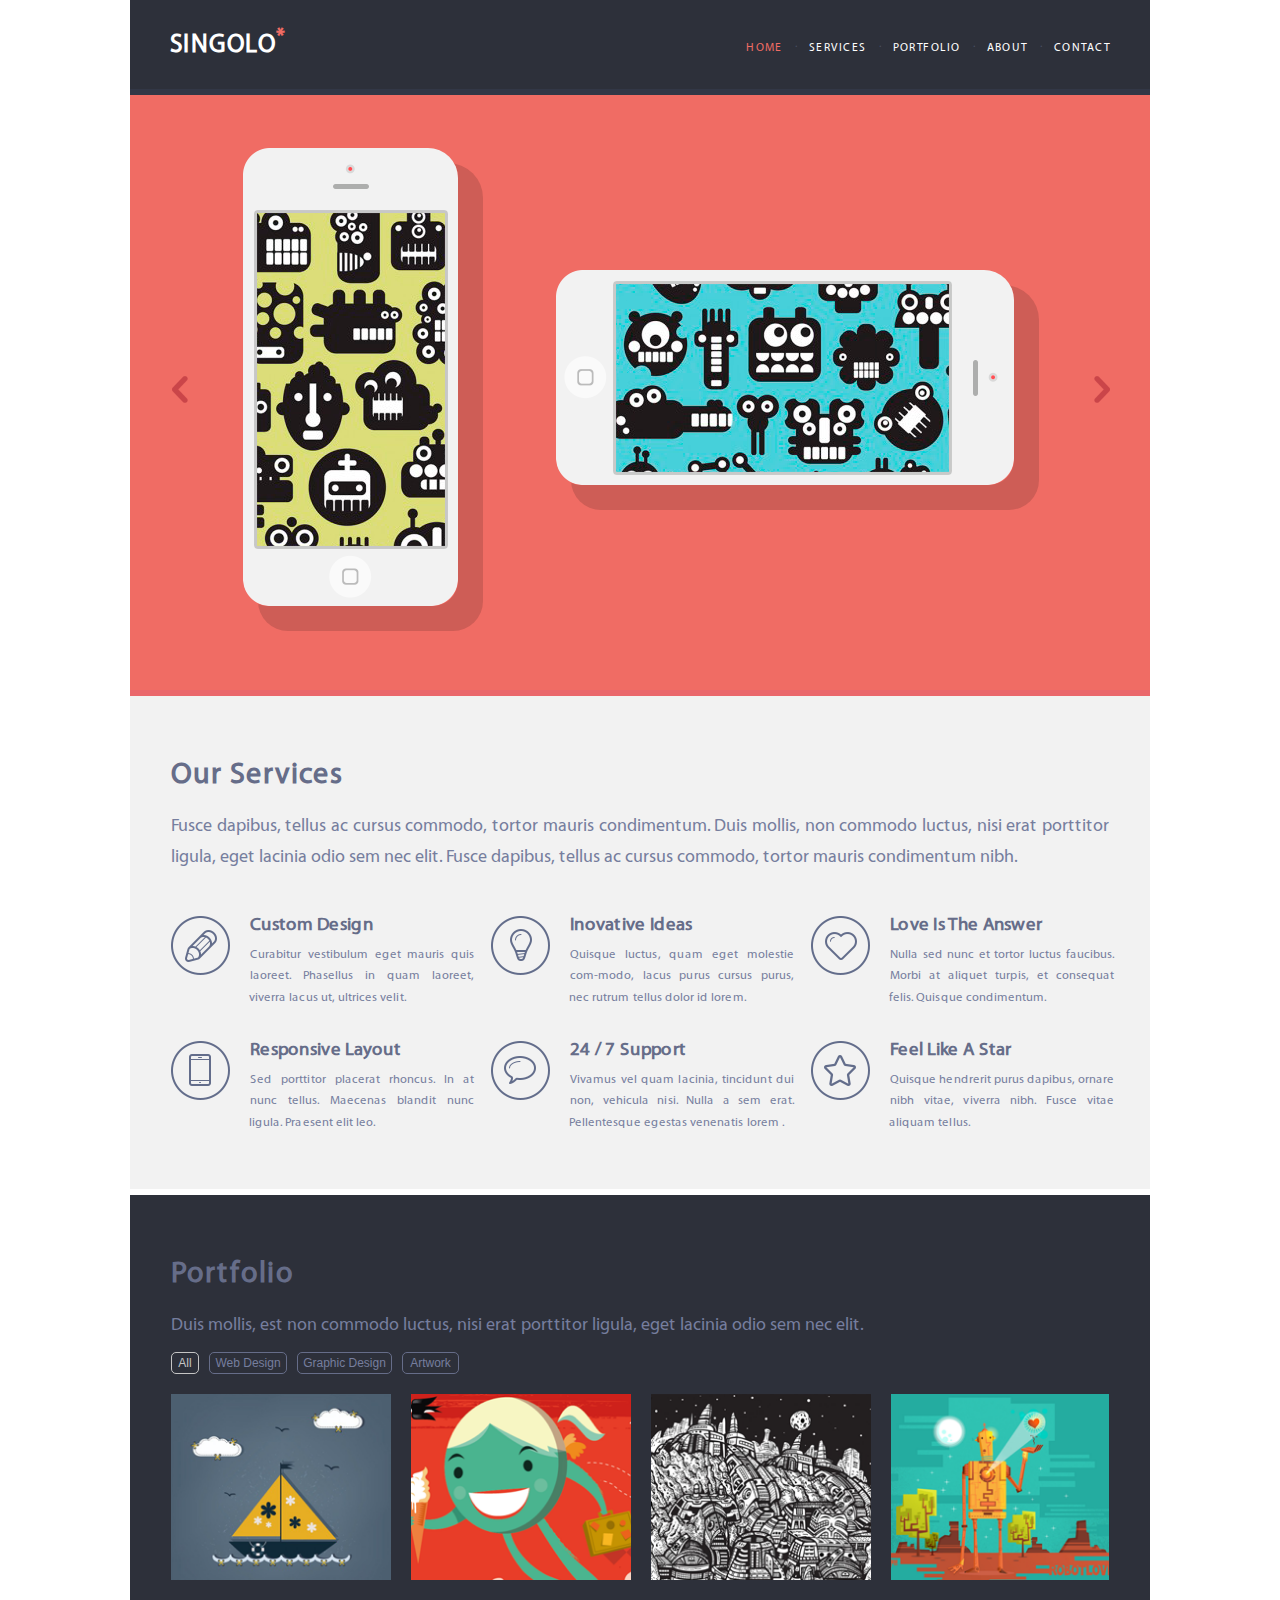
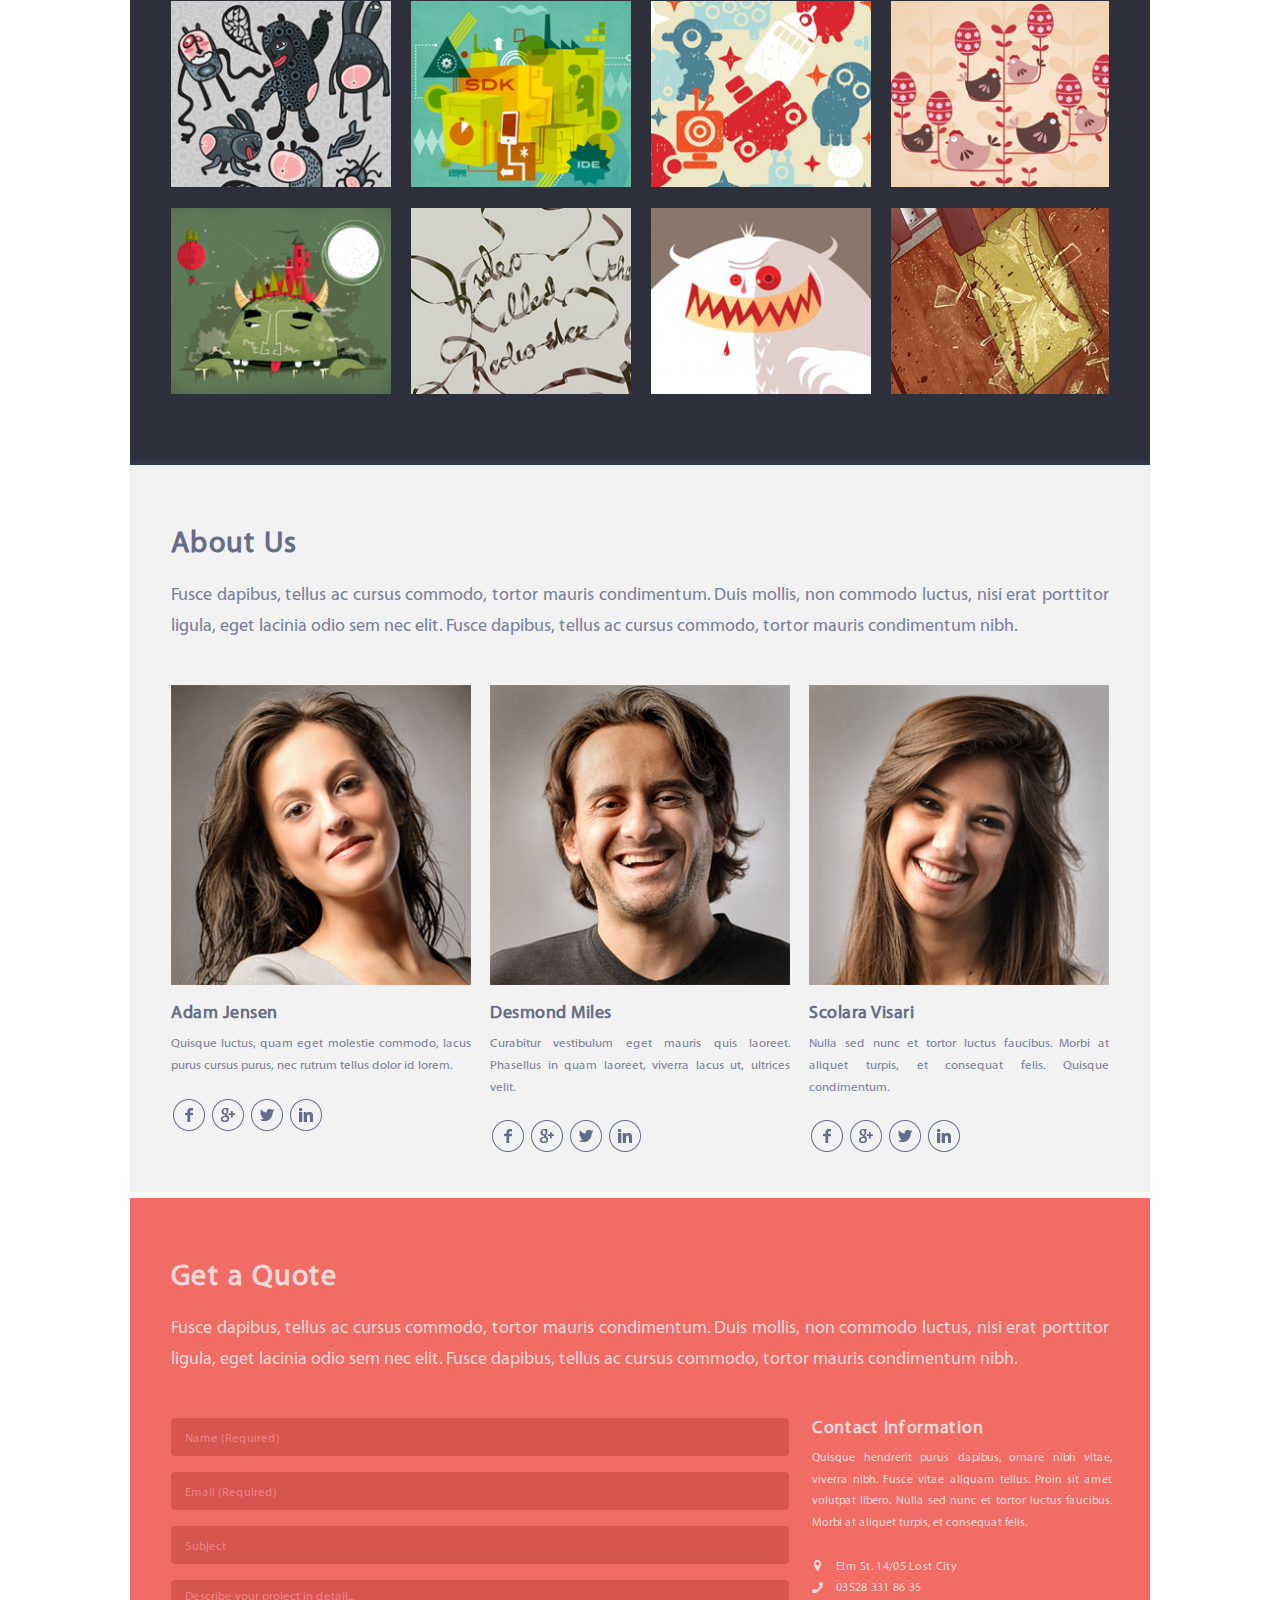
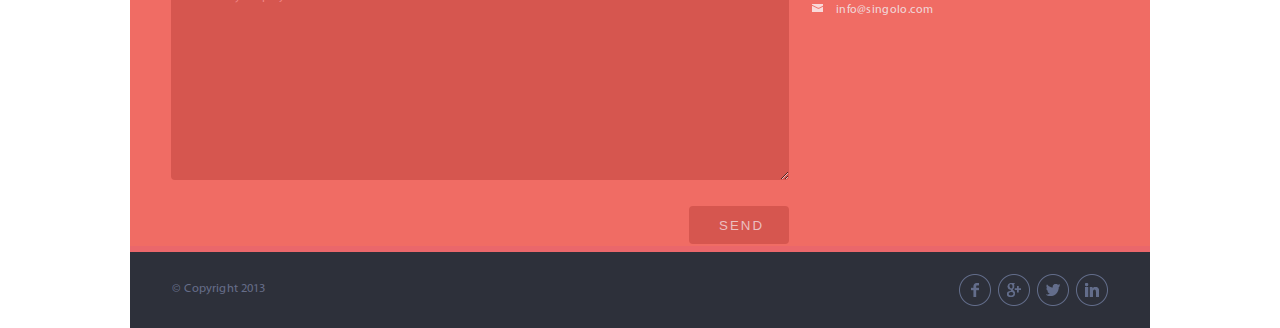
<file: index.html>
<!DOCTYPE html>
<html lang="en">
<head>
    <meta charset="UTF-8">
    <link rel="stylesheet" href="style.css">
    <meta name="viewport" content="width=device-width, initial-scale=1.0">
    <title>Singolo</title>
</head>
<body>
    <header id="home">
        <div id="burger-menu">
            <span id="trigger" class="trigger">
                <i></i>
                <i></i>
                <i></i>
            </span>
            <ul id="burger-list" class="burger-list">
                <li><a href="#home" class="active">HOME</a></li>
                <li><a href="#services">SERVICES</a></li>
                <li><a href="#portfolio">PORTFOLIO</a></li>
                <li><a href="#about">ABOUT</a></li>
                <li><a href="#contact">CONTACT</a></li>
            </ul>
        </div>
        <h1>SINGOLO<sup class="red">*</sup></h1>
        <nav id="menu">
            <a href="#home" class="active">HOME</a>
            <span>.</span>
            <a href="#services">SERVICES</a>
            <span>.</span>
            <a href="#portfolio">PORTFOLIO</a>
            <span>.</span>
            <a href="#about">ABOUT</a>
            <span>.</span>
            <a href="#contact">CONTACT</a>
        </nav>
    </header>
    <div class="darkline"></div>
    <main>
        <section class="gallery">
            <div class="slider">
                <div class="slide-2" id="lastClone">
                    <img src="assets/slide-2.png" alt="Slide 2">
                </div>
                <div class="slide-1">
                    <h2>Smartphones</h2>
                    <img class="vertical-phone" src="assets/vertical-phone.png" alt="Vertical Phone" onclick="blackVerticalField()">
                    <img class="horizontal-phone" src="assets/horizontal-phone.png" alt="Horizontal Phone" onclick="blackHorizontalField()">
                    <article id="black-vertical" onclick="normalVerticalField()"></article>
                    <article id="black-horizontal" onclick="normalHorizontalField()"></article>
                </div>
                <div class="slide-2">
                    <img src="assets/slide-2.png" alt="Slide 2">
                </div>
                <div class="slide-1" id="firstClone">
                    <h2>Smartphones</h2>
                    <img class="vertical-phone" src="assets/vertical-phone.png" alt="Vertical Phone" onclick="blackVerticalField()">
                    <img class="horizontal-phone" src="assets/horizontal-phone.png" alt="Horizontal Phone" onclick="blackHorizontalField()">
                    <article id="black-vertical" onclick="normalVerticalField()"></article>
                    <article id="black-horizontal" onclick="normalHorizontalField()"></article>
                </div>
            </div>
            <img class="left-switcher" src="assets/left-switcher.png" alt="Left Switcher">
            <img class="right-switcher" src="assets/right-switcher.png" alt="Right Switcher">
        </section>
        <div class="pinkline"></div>
        <section class="services">
            <h2 id="services">Our Services</h2>
            <p>Fusce dapibus, tellus ac cursus commodo, tortor mauris condimentum. Duis mollis, 
                non commodo luctus, nisi erat porttitor ligula, eget lacinia odio sem nec elit. 
                Fusce dapibus, tellus ac cursus commodo, tortor mauris condimentum nibh.</p>
            <div class="wrapper">
                <div class="box box1-1">
                    <img class="pencil" src="assets/pencil.png" alt="Pencil">
                    <h3>Custom Design</h3>
                    <p>Curabitur vestibulum eget mauris quis laoreet. Phasellus in quam laoreet, viverra lacus ut, ultrices velit.</p>
                </div>
                <div class="box box1-2">
                    <img class="light" src="assets/light.png" alt="Light">
                    <h3>Inovative Ideas</h3>
                    <p>Quisque luctus, quam eget molestie com-modo, lacus purus cursus purus, nec rutrum tellus dolor id lorem.</p>
                </div>
                <div class="box box1-3">
                    <img class="heart" src="assets/heart.png" alt="Heart">
                    <h3>Love Is The Answer</h3>
                    <p>Nulla sed nunc et tortor luctus faucibus. Morbi at aliquet turpis, et consequat felis. Quisque condimentum.</p>
                </div>
                <div class="box box2-1">
                    <img class="phone" src="assets/phone.png" alt="Phone">
                    <h3>Responsive Layout</h3>
                    <p>Sed porttitor placerat rhoncus. In at nunc tellus. Maecenas blandit nunc ligula. Praesent elit leo.</p>
                </div>
                <div class="box box2-2">
                    <img class="message" src="assets/message.png" alt="Message">
                    <h3>24 / 7 Support</h3>
                    <p>Vivamus vel quam lacinia, tincidunt dui non, vehicula nisi. Nulla a sem erat. Pellentesque egestas venenatis lorem .</p>
                </div>
                <div class="box box2-3">
                    <img class="star" src="assets/star.png" alt="Star">
                    <h3>Feel Like A Star</h3>
                    <p>Quisque hendrerit purus dapibus, ornare nibh vitae, viverra nibh. Fusce vitae aliquam tellus.</p>
                </div>
            </div>
        </section>
        <div class="grayline"></div>    
        <section class="portfolio">
            <h2 id="portfolio">Portfolio</h2>
            <p>Duis mollis, est non commodo luctus, nisi erat porttitor ligula, eget lacinia odio sem nec elit.</p>
            <span id="portfolioButton">
                <button class="all active" onclick="randomImg()">All</button>
                <button class="web" onclick="randomImg()">Web Design</button>
                <button class="graphic" onclick="randomImg()">Graphic Design</button>
                <button class="art" onclick="randomImg()">Artwork</button>
            </span>
            <div id="pf-wrapper">
                <div class="pf pf1-1 active">
                    <img src="assets/portfolio1-1.png" alt="Ship">
                </div>
                <div class="pf pf1-2">
                    <img src="assets/portfolio1-2.png" alt="Girl">
                </div>
                <div class="pf pf1-3">
                    <img src="assets/portfolio1-3.png" alt="Town">
                </div>
                <div class="pf pf1-4">
                    <img src="assets/portfolio1-4.png" alt="Robot">
                </div>
                <div class="pf pf2-1">
                    <img src="assets/portfolio2-1.png" alt="Animals">
                </div>
                <div class="pf pf2-2">
                    <img src="assets/portfolio2-2.png" alt="Ide">
                </div>
                <div class="pf pf2-3">
                    <img src="assets/portfolio2-3.png" alt="Devices">
                </div>
                <div class="pf pf2-4">
                    <img src="assets/portfolio2-4.png" alt="Chicken">
                </div>
                <div class="pf pf3-1">
                    <img src="assets/portfolio3-1.png" alt="Night">
                </div>
                <div class="pf pf3-2">
                    <img src="assets/portfolio3-2.png" alt="Letters">
                </div>
                <div class="pf pf3-3">
                    <img src="assets/portfolio3-3.png" alt="Beast">
                </div>
                <div class="pf pf3-4">
                    <img src="assets/portfolio3-4.png" alt="Envelope">
                </div>
            </div>
        </section>
        <div class="greyline"></div>
        <section class="about">
            <h2 id="about">About Us</h2>
            <p>Fusce dapibus, tellus ac cursus commodo, tortor mauris condimentum. Duis mollis, non commodo luctus, nisi erat porttitor ligula, 
                eget lacinia odio sem nec elit. Fusce dapibus, tellus ac cursus commodo, tortor mauris condimentum nibh.</p>
            <div class="persons">
                <figure>
                    <img src="assets/Adam_Jensen.png" alt="Adam Jensen">
                    <figcaption>
                        <h4>Adam Jensen</h4>
                        <p>Quisque luctus, quam eget molestie commodo, lacus purus cursus purus, nec rutrum tellus dolor id lorem.</p>
                        <div class="icons">
                            <a href="https://www.facebook.com/adam.jensen.18"><img src="assets/facebook.png" alt="facebook"></a>
                            <a href="https://scholar.google.com/citations?user=82rOEA8AAAAJ&hl=en"><img src="assets/google.png" alt="google"></a>
                            <a href="https://twitter.com/itsadamjensen"><img src="assets/twitter.png" alt="twitter"></a>
                            <a href="https://www.linkedin.com/in/adam-jensen-72009322"><img src="assets/linkedin.png" alt="linkedin"></a>
                        </div>
                    </figcaption>
                </figure>
                <figure>
                    <img src="assets/Desmond_Miles.png" alt="Desmond Miles">
                    <figcaption>
                        <h4>Desmond Miles</h4>
                        <p>Curabitur vestibulum eget mauris quis laoreet. Phasellus in quam laoreet, viverra lacus ut, ultrices velit.</p>
                        <div class="icons">
                            <a href="https://www.facebook.com/people/Desmond-Miles/100029782961240"><img src="assets/facebook.png" alt="facebook"></a>
                            <a href="https://sites.google.com/site/assassinscreedrevelationspt/personagens/desmond-miles"><img src="assets/google.png" alt="google"></a>
                            <a href="https://twitter.com/desmond_mls"><img src="assets/twitter.png" alt="twitter"></a>
                            <a href="https://www.linkedin.com/in/desmond-miles-0a493899"><img src="assets/linkedin.png" alt="linkedin"></a>
                        </div>
                    </figcaption>
                </figure>
                <figure>
                    <img src="assets/Scolara_Visari.png" alt="Scolara Visari">
                    <figcaption>
                        <h4>Scolara Visari</h4>
                        <p>Nulla sed nunc et tortor luctus faucibus. Morbi at aliquet turpis, et consequat felis. Quisque condimentum.</p>
                        <div class="icons">
                            <a href="https://www.facebook.com/scolar.visari.96"><img src="assets/facebook.png" alt="facebook"></a>
                            <a href="https://killzone.fandom.com/wiki/Scolar_Visari"><img src="assets/google.png" alt="google"></a>
                            <a href="https://twitter.com/VisariScolar"><img src="assets/twitter.png" alt="twitter"></a>
                            <a href="https://www.imdb.com/title/tt0397074/"><img src="assets/linkedin.png" alt="linkedin"></a>
                        </div>
                    </figcaption>
                </figure>
            </div>
        </section>
        <div class="whiteline"></div>
        <section class="contact">
            <h2 id="contact">Get a Quote</h2>
            <p>Fusce dapibus, tellus ac cursus commodo, tortor mauris condimentum. 
                Duis mollis, non commodo luctus, nisi erat porttitor ligula, eget lacinia odio sem nec elit. 
                Fusce dapibus, tellus ac cursus commodo, tortor mauris condimentum nibh.</p>
            <div class="quote">
                <form id="my-form">
                    <p><input class="burgundy" type="text" name="name" placeholder="Name (Required)" required></p>
                    <p><input class="burgundy" type="email" name="email" placeholder="Email (Required)" required></p>
                    <p><input id="subject" class="burgundy" type="text" name="subject" placeholder="Subject"></p>
                    <p><textarea id="description" class="burgundy" name="message" placeholder="Describe your project in detail..."></textarea></p>
                    <p><input id="form-button" class="burgundy send" type="submit" value="SEND"></p>
                </form>
                <div id="message-block" class="hidden">
                    <div id="message">
                        <p>The letter was sent</p>
                        <p><span id="message-subject"></span></p>
                        <p><span id="message-description"></span></p>
                        <button id="close-button" onclick="formReset()">OK</button>
                    </div>
                </div>
                <div class="info">
                    <h5>Contact Information</h5>
                    <p>Quisque hendrerit purus dapibus, ornare nibh vitae, viverra nibh. Fusce vitae aliquam tellus. 
                        Proin sit amet volutpat libero. Nulla sed nunc et tortor luctus faucibus. 
                        Morbi at aliquet turpis, et consequat felis.</p>
                    <figure>
                        <img class="location" src="assets/location.png" alt="Location">
                        <figcaption><a>Elm St. 14/05 Lost City</a></figcaption>
                    </figure>
                    <figure>
                        <img class="tel" src="assets/tel.png" alt="Tel">
                        <figcaption><a href="callto:+035283318635">03528 331 86 35</a></figcaption>
                    </figure>
                    <figure>
                        <img class="e-mail" src="assets/e-mail.png" alt="E-mail">
                        <figcaption><a href="mailto:info@singolo.com">info@singolo.com</a></figcaption>
                    </figure>
                </div>
            </div>
        </section>
        <div class="pinkline"></div>
    </main>
    <footer>
        <p>© Copyright 2013</p>
        <div class="icons">
            <a href="https://www.facebook.com/Smehtenej/"><img src="assets/facebook.png" alt="facebook"></a>
            <a href="https://ru.wikipedia.org/wiki/%D0%9A%D0%BE%D0%BF%D0%B8%D1%80%D0%B0%D0%B9%D1%82%D0%B8%D0%BD%D0%B3"><img src="assets/google.png" alt="google"></a>
            <a href="https://twitter.com/vovasleep"><img src="assets/twitter.png" alt="twitter"></a>
            <a href="https://ru.linkedin.com/in/%D0%BA%D0%BE%D0%BF%D0%B8%D1%80%D0%B0%D0%B9%D1%82-%D0%BF%D0%B8%D1%81%D0%B0%D1%82%D0%B5%D0%BB%D1%8C-53946257"><img src="assets/linkedin.png" alt="linkedin"></a>
        </div>
    </footer>
    <script src="script.js"></script>
</body>
</html>
</file>
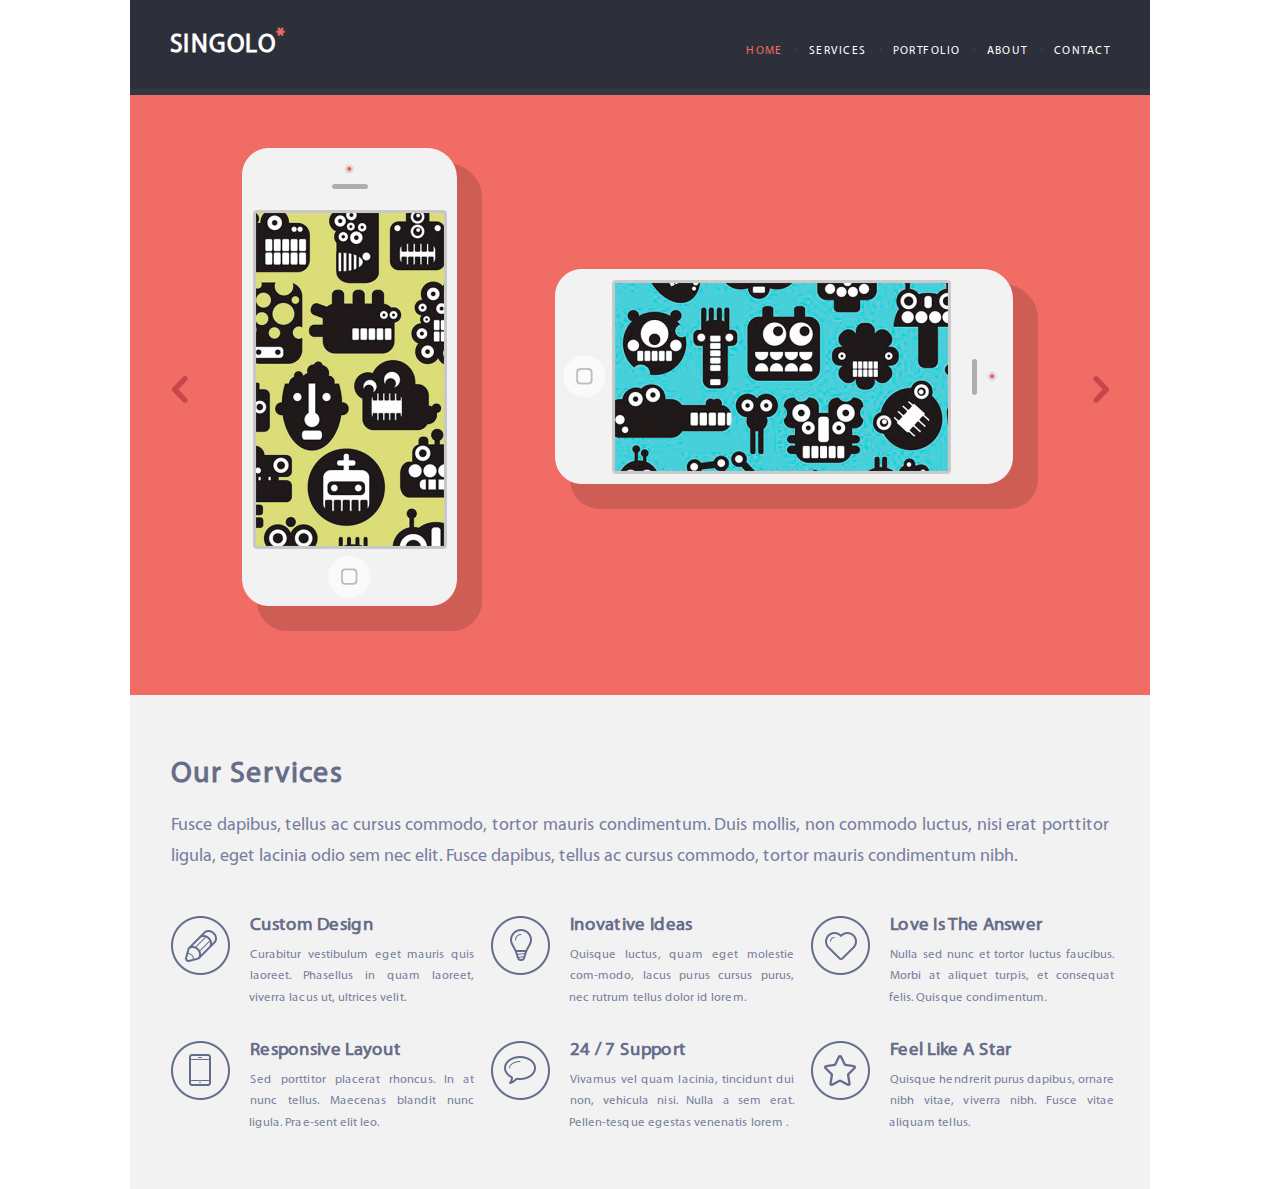
<file: singolo1.html>
<!DOCTYPE html>
<html lang="en">
<head>
    <meta charset="UTF-8">
    <link rel="stylesheet" href="singolo1.css">
    <meta name="viewport" content="width=device-width, initial-scale=1.0">
    <title>Singolo</title>
</head>
<body>
    <header>
        <h1 id="home">SINGOLO<sup class="red">*</sup></h1>
        <nav>
            <a href="#home" class="red">HOME</a>
            <span>.</span>
            <a href="#services">SERVICES</a>
            <span>.</span>
            <a href="#portfolio">PORTFOLIO</a>
            <span>.</span>
            <a href="#about">ABOUT</a>
            <span>.</span>
            <a href="#contact">CONTACT</a>
        </nav>
    </header>
    <div class="darkline"></div>
    <main>
        <section class="gallery">
            <h2>Smartphones</h2>
            <img class="left-switcher" src="assets/left-switcher.png" alt="Left Switcher">
            <img class="vertical-phone" src="assets/vertical-phone.png" alt="Vertical Phone">
            <img class="horizontal-phone" src="assets/horizontal-phone.png" alt="Horizontal Phone">
            <img class="right-switcher" src="assets/right-switcher.png" alt="Right Switcher">
        </section>
        <div class="pinkline"></div>
        <section class="services">
            <h2 id="services">Our Services</h2>
            <p>Fusce dapibus, tellus ac cursus commodo, tortor mauris condimentum. Duis mollis, 
                non commodo luctus, nisi erat porttitor ligula, eget lacinia odio sem nec elit. 
                Fusce dapibus, tellus ac cursus commodo, tortor mauris condimentum nibh.</p>
            <div class="wrapper">
                <div class="box box1-1">
                    <img class="pencil" src="assets/pencil.png" alt="Pencil">
                    <h3>Custom Design</h3>
                    <p>Curabitur vestibulum eget mauris quis laoreet. Phasellus in quam laoreet, viverra lacus ut, ultrices velit.</p>
                </div>
                <div class="box box1-2">
                    <img class="light" src="assets/light.png" alt="Light">
                    <h3>Inovative Ideas</h3>
                    <p>Quisque luctus, quam eget molestie com-modo, lacus purus cursus purus, nec rutrum tellus dolor id lorem.</p>
                </div>
                <div class="box box1-3">
                    <img class="heart" src="assets/heart.png" alt="Heart">
                    <h3>Love Is The Answer</h3>
                    <p>Nulla sed nunc et tortor luctus faucibus. Morbi at aliquet turpis, et consequat felis. Quisque condimentum.</p>
                </div>
                <div class="box box2-1">
                    <img class="phone" src="assets/phone.png" alt="Phone">
                    <h3>Responsive Layout</h3>
                    <p>Sed porttitor placerat rhoncus. In at nunc tellus. Maecenas blandit nunc ligula. Prae-sent elit leo.</p>
                </div>
                <div class="box box2-2">
                    <img class="message" src="assets/message.png" alt="Message">
                    <h3>24 / 7 Support</h3>
                    <p>Vivamus vel quam lacinia, tincidunt dui non, vehicula nisi. Nulla a sem erat. Pellen-tesque egestas venenatis lorem .</p>
                </div>
                <div class="box box2-3">
                    <img class="star" src="assets/star.png" alt="Star">
                    <h3>Feel Like A Star</h3>
                    <p>Quisque hendrerit purus dapibus, ornare nibh vitae, viverra nibh. Fusce vitae aliquam tellus.</p>
                </div>
            </div>
        </section>
        <div class="grayline"></div>
    </main>
</body>
</html>
</file>
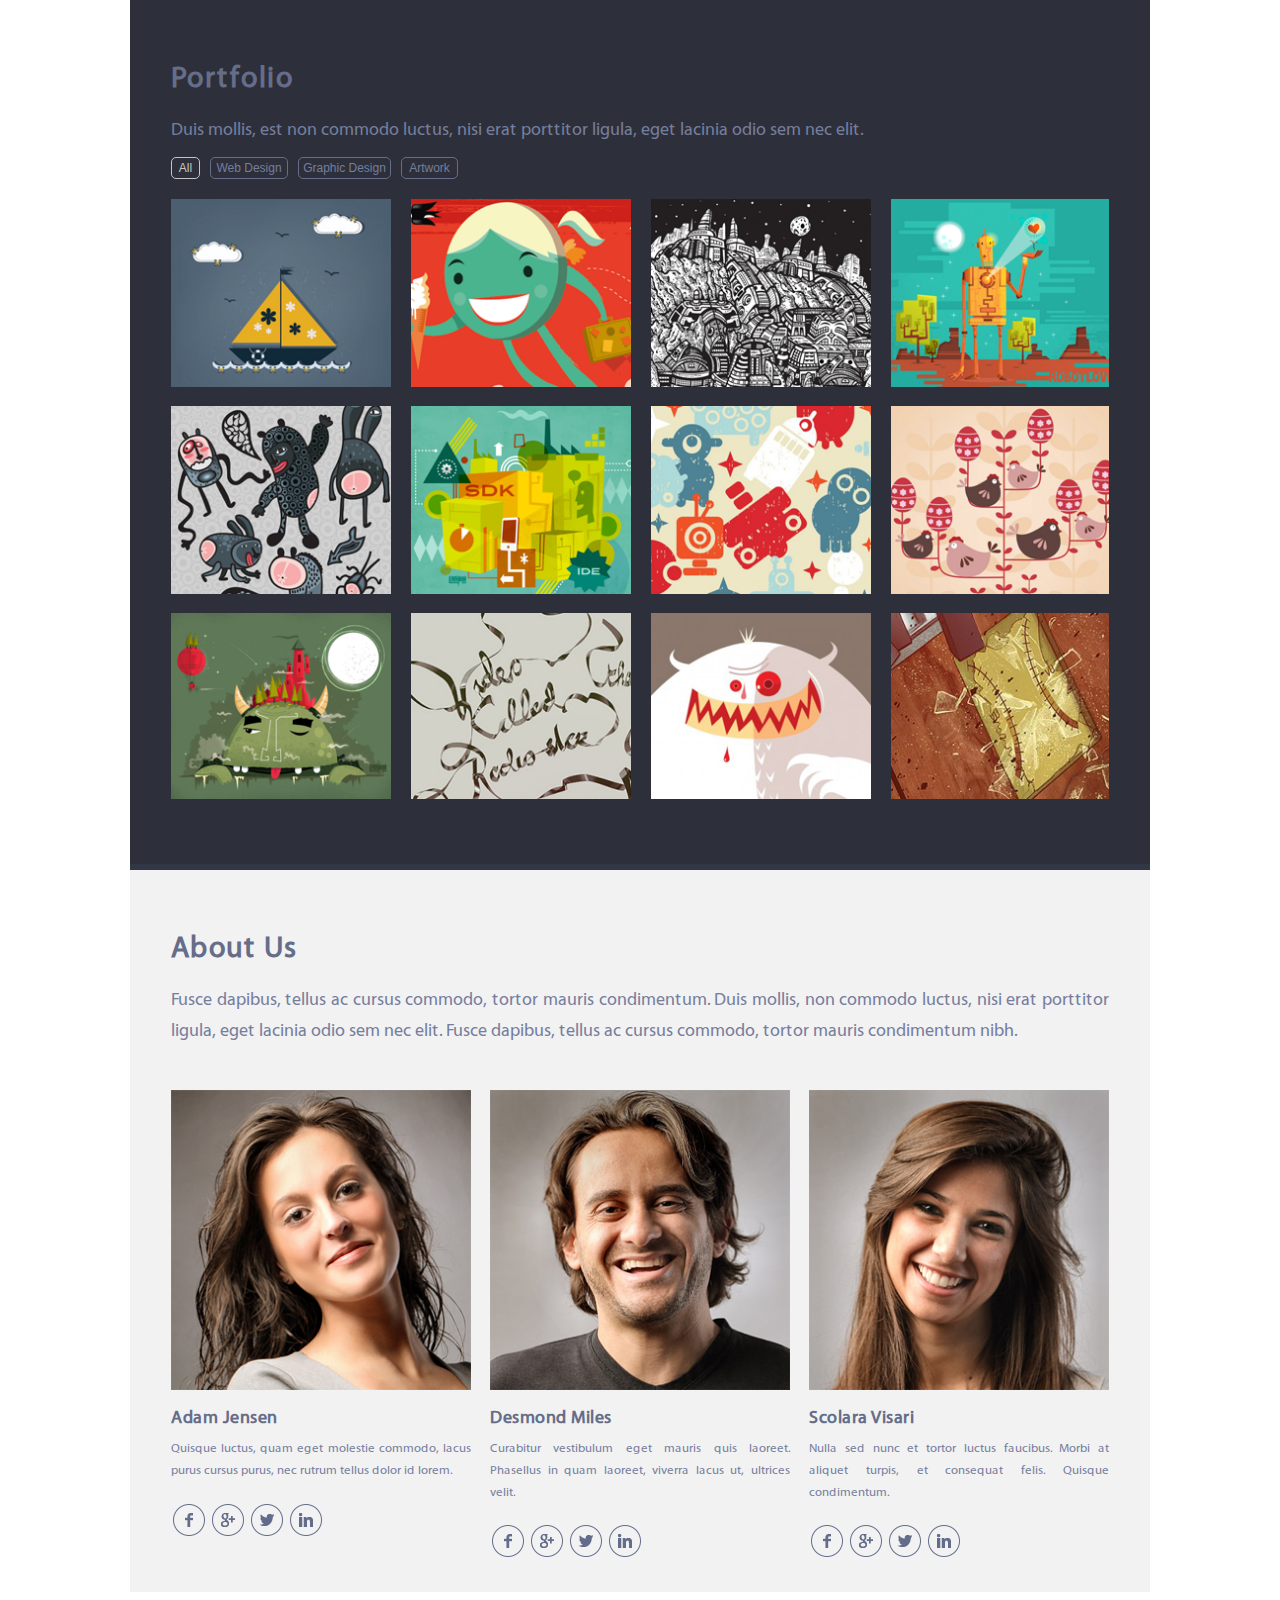
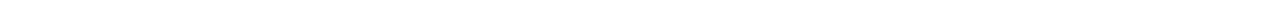
<file: singolo2.html>
<!DOCTYPE html>
<html lang="en">
<head>
    <meta charset="UTF-8">
    <link rel="stylesheet" href="style.css">
    <link rel="stylesheet" href="singolo2.css">
    <meta name="viewport" content="width=device-width, initial-scale=1.0">
    <title>Singolo</title>
</head>
<body>
    <!-- <header>
        <h1 id="home">SINGOLO<sup class="red">*</sup></h1>
        <nav>
            <a href="#home" class="red">HOME</a>
            <span>.</span>
            <a href="#services">SERVICES</a>
            <span>.</span>
            <a href="#portfolio">PORTFOLIO</a>
            <span>.</span>
            <a href="#about">ABOUT</a>
            <span>.</span>
            <a href="#contact">CONTACT</a>
        </nav>
    </header>
    <div class="darkline"></div> -->
    <main>
        <!-- <section class="gallery">
            <h2>Smartphones</h2>
            <img class="left-switcher" src="assets/left-switcher.png" alt="Left Switcher">
            <img class="vertical-phone" src="assets/vertical-phone.png" alt="Vertical Phone">
            <img class="horizontal-phone" src="assets/horizontal-phone.png" alt="Horizontal Phone">
            <img class="right-switcher" src="assets/right-switcher.png" alt="Right Switcher">
        </section>
        <div class="pinkline"></div>
        <section class="services">
            <h2 id="services">Our Services</h2>
            <p>Fusce dapibus, tellus ac cursus commodo, tortor mauris condimentum. Duis mollis, 
                non commodo luctus, nisi erat porttitor ligula, eget lacinia odio sem nec elit. 
                Fusce dapibus, tellus ac cursus commodo, tortor mauris condimentum nibh.</p>
            <div class="wrapper">
                <div class="box box1-1">
                    <img class="pencil" src="assets/pencil.png" alt="Pencil">
                    <h3>Custom Design</h3>
                    <p>Curabitur vestibulum eget mauris quis laoreet. Phasellus in quam laoreet, viverra lacus ut, ultrices velit.</p>
                </div>
                <div class="box box1-2">
                    <img class="light" src="assets/light.png" alt="Light">
                    <h3>Inovative Ideas</h3>
                    <p>Quisque luctus, quam eget molestie com-modo, lacus purus cursus purus, nec rutrum tellus dolor id lorem.</p>
                </div>
                <div class="box box1-3">
                    <img class="heart" src="assets/heart.png" alt="Heart">
                    <h3>Love Is The Answer</h3>
                    <p>Nulla sed nunc et tortor luctus faucibus. Morbi at aliquet turpis, et consequat felis. Quisque condimentum.</p>
                </div>
                <div class="box box2-1">
                    <img class="phone" src="assets/phone.png" alt="Phone">
                    <h3>Responsive Layout</h3>
                    <p>Sed porttitor placerat rhoncus. In at nunc tellus. Maecenas blandit nunc ligula. Prae-sent elit leo.</p>
                </div>
                <div class="box box2-2">
                    <img class="message" src="assets/message.png" alt="Message">
                    <h3>24 / 7 Support</h3>
                    <p>Vivamus vel quam lacinia, tincidunt dui non, vehicula nisi. Nulla a sem erat. Pellen-tesque egestas venenatis lorem .</p>
                </div>
                <div class="box box2-3">
                    <img class="star" src="assets/star.png" alt="Star">
                    <h3>Feel Like A Star</h3>
                    <p>Quisque hendrerit purus dapibus, ornare nibh vitae, viverra nibh. Fusce vitae aliquam tellus.</p>
                </div>
            </div>
        </section>
        <div class="grayline"></div>     -->
        <section class="portfolio">
            <h2 id="portfolio">Portfolio</h2>
            <p>Duis mollis, est non commodo luctus, nisi erat porttitor ligula, eget lacinia odio sem nec elit.</p>
            <span>
                <button id="all">All</button>
                <button class="web">Web Design</button>
                <button class="graphic">Graphic Design</button>
                <button class="art">Artwork</button>
            </span>
            <div class="pf-wrapper">
                <div class="pf pf1-1">
                    <img src="assets/portfolio1-1.png" alt="Ship">
                </div>
                <div class="pf pf1-2">
                    <img src="assets/portfolio1-2.png" alt="Girl">
                </div>
                <div class="pf pf1-3">
                    <img src="assets/portfolio1-3.png" alt="Town">
                </div>
                <div class="pf pf1-4">
                    <img src="assets/portfolio1-4.png" alt="Robot">
                </div>
                <div class="pf pf2-1">
                    <img src="assets/portfolio2-1.png" alt="Animals">
                </div>
                <div class="pf pf2-2">
                    <img src="assets/portfolio2-2.png" alt="Ide">
                </div>
                <div class="pf pf2-3">
                    <img src="assets/portfolio2-3.png" alt="Devices">
                </div>
                <div class="pf pf2-4">
                    <img src="assets/portfolio2-4.png" alt="Chicken">
                </div>
                <div class="pf pf3-1">
                    <img src="assets/portfolio3-1.png" alt="Night">
                </div>
                <div class="pf pf3-2">
                    <img src="assets/portfolio3-2.png" alt="Letters">
                </div>
                <div class="pf pf3-3">
                    <img src="assets/portfolio3-3.png" alt="Beast">
                </div>
                <div class="pf pf3-4">
                    <img src="assets/portfolio3-4.png" alt="Envelope">
                </div>
            </div>
        </section>
        <div class="greyline"></div>
        <section class="about">
            <h2 id="about">About Us</h2>
            <p>Fusce dapibus, tellus ac cursus commodo, tortor mauris condimentum. Duis mollis, non commodo luctus, nisi erat porttitor ligula, 
                eget lacinia odio sem nec elit. Fusce dapibus, tellus ac cursus commodo, tortor mauris condimentum nibh.</p>
            <div class="persons">
                <figure>
                    <img src="assets/Adam_Jensen.png" alt="Adam Jensen">
                    <figcaption>
                        <h4>Adam Jensen</h4>
                        <p>Quisque luctus, quam eget molestie commodo, lacus purus cursus purus, nec rutrum tellus dolor id lorem.</p>
                        <a href="https://www.facebook.com/adam.jensen.18"><img src="assets/facebook.png" alt="facebook"></a>
                        <a href="https://scholar.google.com/citations?user=82rOEA8AAAAJ&hl=en"><img src="assets/google.png" alt="google"></a>
                        <a href="https://twitter.com/itsadamjensen"><img src="assets/twitter.png" alt="twitter"></a>
                        <a href="https://www.linkedin.com/in/adam-jensen-72009322"><img src="assets/linkedin.png" alt="linkedin"></a>
                    </figcaption>
                </figure>
                <figure>
                    <img src="assets/Desmond_Miles.png" alt="Desmond Miles">
                    <figcaption>
                        <h4>Desmond Miles</h4>
                        <p>Curabitur vestibulum eget mauris quis laoreet. Phasellus in quam laoreet, viverra lacus ut, ultrices velit.</p>
                        <a href="https://www.facebook.com/people/Desmond-Miles/100029782961240"><img src="assets/facebook.png" alt="facebook"></a>
                        <a href="https://sites.google.com/site/assassinscreedrevelationspt/personagens/desmond-miles"><img src="assets/google.png" alt="google"></a>
                        <a href="https://twitter.com/desmond_mls"><img src="assets/twitter.png" alt="twitter"></a>
                        <a href="https://www.linkedin.com/in/desmond-miles-0a493899"><img src="assets/linkedin.png" alt="linkedin"></a>
                    </figcaption>
                </figure>
                <figure>
                    <img src="assets/Scolara_Visari.png" alt="Scolara Visari">
                    <figcaption>
                        <h4>Scolara Visari</h4>
                        <p>Nulla sed nunc et tortor luctus faucibus. Morbi at aliquet turpis, et consequat felis. Quisque condimentum.</p>
                        <a href="https://www.facebook.com/scolar.visari.96"><img src="assets/facebook.png" alt="facebook"></a>
                        <a href="https://killzone.fandom.com/wiki/Scolar_Visari"><img src="assets/google.png" alt="google"></a>
                        <a href="https://twitter.com/VisariScolar"><img src="assets/twitter.png" alt="twitter"></a>
                        <a href="https://www.imdb.com/title/tt0397074/"><img src="assets/linkedin.png" alt="linkedin"></a>
                    </figcaption>
                </figure>
            </div>
        </section>
        <div class="whiteline"></div>
    </main>
</body>
</html>
</file>
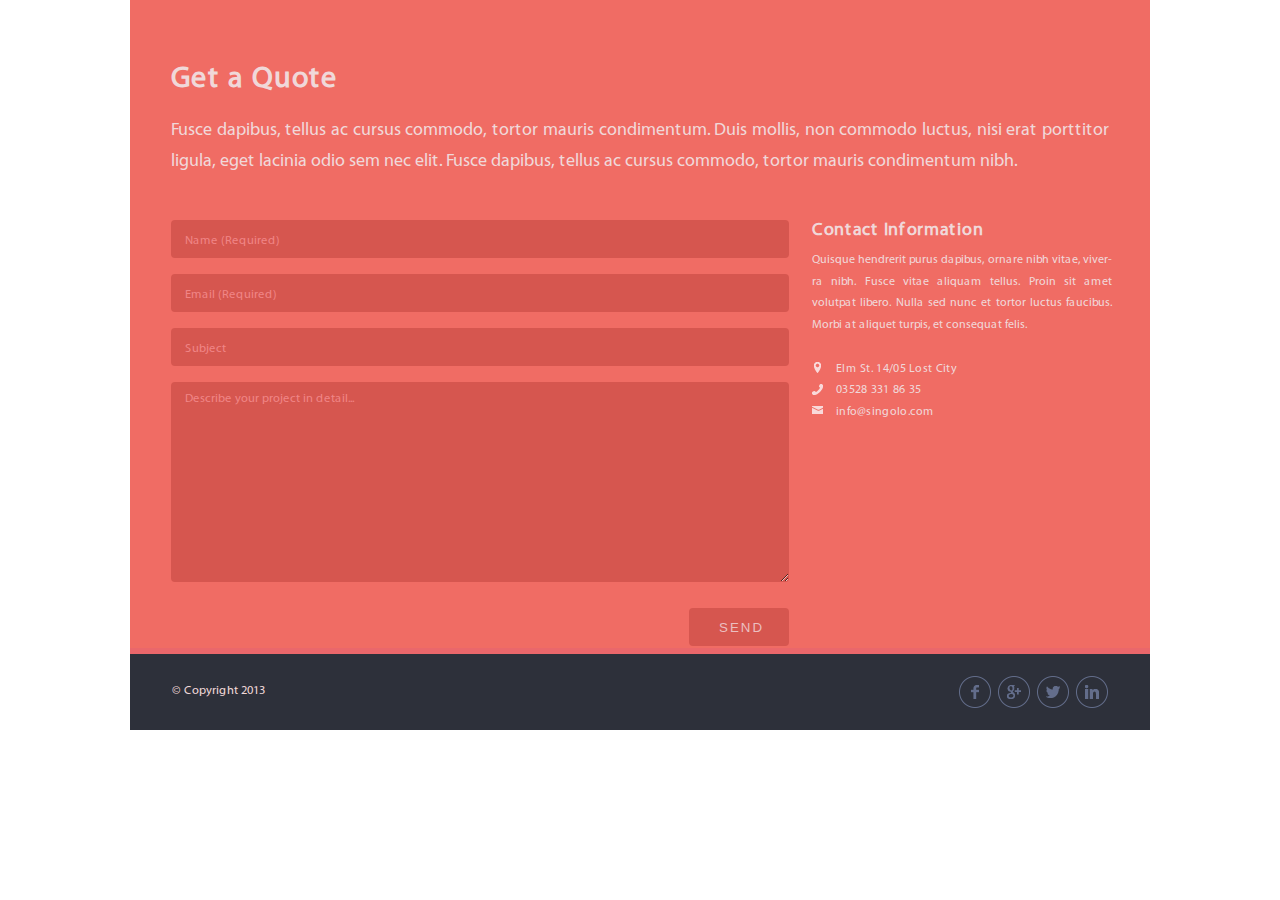
<file: singolo3.html>
<!DOCTYPE html>
<html lang="en">
<head>
    <meta charset="UTF-8">
    <link rel="stylesheet" href="singolo1.css">
    <link rel="stylesheet" href="singolo2.css">
    <link rel="stylesheet" href="singolo3.css">
    <meta name="viewport" content="width=device-width, initial-scale=1.0">
    <title>Singolo</title>
</head>
<body>
    <!-- <header>
        <h1 id="home">SINGOLO<sup class="red">*</sup></h1>
        <nav>
            <a href="#home" class="red">HOME</a>
            <span>.</span>
            <a href="#services">SERVICES</a>
            <span>.</span>
            <a href="#portfolio">PORTFOLIO</a>
            <span>.</span>
            <a href="#about">ABOUT</a>
            <span>.</span>
            <a href="#contact">CONTACT</a>
        </nav>
    </header>
    <div class="darkline"></div> -->
    <main>
        <!-- <section class="gallery">
            <h2>Smartphones</h2>
            <img class="left-switcher" src="assets/left-switcher.png" alt="Left Switcher">
            <img class="vertical-phone" src="assets/vertical-phone.png" alt="Vertical Phone">
            <img class="horizontal-phone" src="assets/horizontal-phone.png" alt="Horizontal Phone">
            <img class="right-switcher" src="assets/right-switcher.png" alt="Right Switcher">
        </section>
        <div class="pinkline"></div>
        <section class="services">
            <h2 id="services">Our Services</h2>
            <p>Fusce dapibus, tellus ac cursus commodo, tortor mauris condimentum. Duis mollis, 
                non commodo luctus, nisi erat porttitor ligula, eget lacinia odio sem nec elit. 
                Fusce dapibus, tellus ac cursus commodo, tortor mauris condimentum nibh.</p>
            <div class="wrapper">
                <div class="box box1-1">
                    <img class="pencil" src="assets/pencil.png" alt="Pencil">
                    <h3>Custom Design</h3>
                    <p>Curabitur vestibulum eget mauris quis laoreet. Phasellus in quam laoreet, viverra lacus ut, ultrices velit.</p>
                </div>
                <div class="box box1-2">
                    <img class="light" src="assets/light.png" alt="Light">
                    <h3>Inovative Ideas</h3>
                    <p>Quisque luctus, quam eget molestie com-modo, lacus purus cursus purus, nec rutrum tellus dolor id lorem.</p>
                </div>
                <div class="box box1-3">
                    <img class="heart" src="assets/heart.png" alt="Heart">
                    <h3>Love Is The Answer</h3>
                    <p>Nulla sed nunc et tortor luctus faucibus. Morbi at aliquet turpis, et consequat felis. Quisque condimentum.</p>
                </div>
                <div class="box box2-1">
                    <img class="phone" src="assets/phone.png" alt="Phone">
                    <h3>Responsive Layout</h3>
                    <p>Sed porttitor placerat rhoncus. In at nunc tellus. Maecenas blandit nunc ligula. Prae-sent elit leo.</p>
                </div>
                <div class="box box2-2">
                    <img class="message" src="assets/message.png" alt="Message">
                    <h3>24 / 7 Support</h3>
                    <p>Vivamus vel quam lacinia, tincidunt dui non, vehicula nisi. Nulla a sem erat. Pellen-tesque egestas venenatis lorem .</p>
                </div>
                <div class="box box2-3">
                    <img class="star" src="assets/star.png" alt="Star">
                    <h3>Feel Like A Star</h3>
                    <p>Quisque hendrerit purus dapibus, ornare nibh vitae, viverra nibh. Fusce vitae aliquam tellus.</p>
                </div>
            </div>
        </section>
        <div class="grayline"></div>     -->
        <!-- <section class="portfolio">
            <h2 id="portfolio">Portfolio</h2>
            <p>Duis mollis, est non commodo luctus, nisi erat porttitor ligula, eget lacinia odio sem nec elit.</p>
            <span>
                <button id="all">All</button>
                <button class="web">Web Design</button>
                <button class="graphic">Graphic Design</button>
                <button class="art">Artwork</button>
            </span>
            <div class="pf-wrapper">
                <div class="pf pf1-1">
                    <img src="assets/portfolio1-1.png" alt="Ship">
                </div>
                <div class="pf pf1-2">
                    <img src="assets/portfolio1-2.png" alt="Girl">
                </div>
                <div class="pf pf1-3">
                    <img src="assets/portfolio1-3.png" alt="Town">
                </div>
                <div class="pf pf1-4">
                    <img src="assets/portfolio1-4.png" alt="Robot">
                </div>
                <div class="pf pf2-1">
                    <img src="assets/portfolio2-1.png" alt="Animals">
                </div>
                <div class="pf pf2-2">
                    <img src="assets/portfolio2-2.png" alt="Ide">
                </div>
                <div class="pf pf2-3">
                    <img src="assets/portfolio2-3.png" alt="Devices">
                </div>
                <div class="pf pf2-4">
                    <img src="assets/portfolio2-4.png" alt="Chicken">
                </div>
                <div class="pf pf3-1">
                    <img src="assets/portfolio3-1.png" alt="Night">
                </div>
                <div class="pf pf3-2">
                    <img src="assets/portfolio3-2.png" alt="Letters">
                </div>
                <div class="pf pf3-3">
                    <img src="assets/portfolio3-3.png" alt="Beast">
                </div>
                <div class="pf pf3-4">
                    <img src="assets/portfolio3-4.png" alt="Envelope">
                </div>
            </div>
        </section>
        <div class="greyline"></div>
        <section class="about">
            <h2 id="about">About Us</h2>
            <p>Fusce dapibus, tellus ac cursus commodo, tortor mauris condimentum. Duis mollis, non commodo luctus, nisi erat porttitor ligula, 
                eget lacinia odio sem nec elit. Fusce dapibus, tellus ac cursus commodo, tortor mauris condimentum nibh.</p>
            <div class="persons">
                <figure>
                    <img src="assets/Adam_Jensen.png" alt="Adam Jensen">
                    <figcaption>
                        <h4>Adam Jensen</h4>
                        <p>Quisque luctus, quam eget molestie commodo, lacus purus cursus purus, nec rutrum tellus dolor id lorem.</p>
                        <a href="https://www.facebook.com/adam.jensen.18"><img src="assets/facebook.png" alt="facebook"></a>
                        <a href="https://scholar.google.com/citations?user=82rOEA8AAAAJ&hl=en"><img src="assets/google.png" alt="google"></a>
                        <a href="https://twitter.com/itsadamjensen"><img src="assets/twitter.png" alt="twitter"></a>
                        <a href="https://www.linkedin.com/in/adam-jensen-72009322"><img src="assets/linkedin.png" alt="linkedin"></a>
                    </figcaption>
                </figure>
                <figure>
                    <img src="assets/Desmond_Miles.png" alt="Desmond Miles">
                    <figcaption>
                        <h4>Desmond Miles</h4>
                        <p>Curabitur vestibulum eget mauris quis laoreet. Phasellus in quam laoreet, viverra lacus ut, ultrices velit.</p>
                        <a href="https://www.facebook.com/people/Desmond-Miles/100029782961240"><img src="assets/facebook.png" alt="facebook"></a>
                        <a href="https://sites.google.com/site/assassinscreedrevelationspt/personagens/desmond-miles"><img src="assets/google.png" alt="google"></a>
                        <a href="https://twitter.com/desmond_mls"><img src="assets/twitter.png" alt="twitter"></a>
                        <a href="https://www.linkedin.com/in/desmond-miles-0a493899"><img src="assets/linkedin.png" alt="linkedin"></a>
                    </figcaption>
                </figure>
                <figure>
                    <img src="assets/Scolara_Visari.png" alt="Scolara Visari">
                    <figcaption>
                        <h4>Scolara Visari</h4>
                        <p>Nulla sed nunc et tortor luctus faucibus. Morbi at aliquet turpis, et consequat felis. Quisque condimentum.</p>
                        <a href="https://www.facebook.com/scolar.visari.96"><img src="assets/facebook.png" alt="facebook"></a>
                        <a href="https://killzone.fandom.com/wiki/Scolar_Visari"><img src="assets/google.png" alt="google"></a>
                        <a href="https://twitter.com/VisariScolar"><img src="assets/twitter.png" alt="twitter"></a>
                        <a href="https://www.imdb.com/title/tt0397074/"><img src="assets/linkedin.png" alt="linkedin"></a>
                    </figcaption>
                </figure>
            </div>
        </section>
        <div class="whiteline"></div> -->
        <section class="contact">
            <h2 id="contact">Get a Quote</h2>
            <p>Fusce dapibus, tellus ac cursus commodo, tortor mauris condimentum. 
                Duis mollis, non commodo luctus, nisi erat porttitor ligula, eget lacinia odio sem nec elit. 
                Fusce dapibus, tellus ac cursus commodo, tortor mauris condimentum nibh.</p>
            <div class="quote">
                <form>
                    <p><input class="burgundy" type="text" name="name" placeholder="Name (Required)" required></p>
                    <p><input class="burgundy" type="email" name="email" placeholder="Email (Required)" required></p>
                    <p><input class="burgundy" type="text" name="subject" placeholder="Subject"></p>
                    <p><textarea class="burgundy" name="message" placeholder="Describe your project in detail..."></textarea></p> 
                    <p><input class="burgundy send" type="submit" value="SEND"></p>
                </form>
                <div class="info">
                    <h5>Contact Information</h5>
                    <p>Quisque hendrerit purus dapibus, ornare nibh vitae, viver-ra nibh. Fusce vitae aliquam tellus. 
                        Proin sit amet volutpat libero. Nulla sed nunc et tortor luctus faucibus. 
                        Morbi at aliquet turpis, et consequat felis.</p>
                    <figure>
                        <img class="location" src="assets/location.png" alt="Location">
                        <figcaption><a>Elm St. 14/05 Lost City</a></figcaption>
                    </figure>
                    <figure>
                        <img class="tel" src="assets/tel.png" alt="Tel">
                        <figcaption><a href="callto:+03528 331 86 35">03528 331 86 35</a></figcaption>
                    </figure>
                    <figure>
                        <img class="e-mail" src="assets/e-mail.png" alt="E-mail">
                        <figcaption><a href="mailto:info@singolo.com">info@singolo.com</a></figcaption>
                    </figure>
                </div>
            </div>
        </section>
        <div class="pinkline"></div>
    </main>
    <footer>
        <p>© Copyright 2013</p>
        <div class="icons">
            <a href="https://www.facebook.com/Smehtenej/"><img src="assets/facebook.png" alt="facebook"></a>
            <a href="https://ru.wikipedia.org/wiki/%D0%9A%D0%BE%D0%BF%D0%B8%D1%80%D0%B0%D0%B9%D1%82%D0%B8%D0%BD%D0%B3"><img src="assets/google.png" alt="google"></a>
            <a href="https://twitter.com/vovasleep"><img src="assets/twitter.png" alt="twitter"></a>
            <a href="https://ru.linkedin.com/in/%D0%BA%D0%BE%D0%BF%D0%B8%D1%80%D0%B0%D0%B9%D1%82-%D0%BF%D0%B8%D1%81%D0%B0%D1%82%D0%B5%D0%BB%D1%8C-53946257"><img src="assets/linkedin.png" alt="linkedin"></a>
        </div>
    </footer>
</body>
</html>
</file>
<file: style.css>
@font-face{
    font-family: "Lato-Bold";
    src: url("assets/Lato-Bold.ttf");
    font-family: "Lato-Regular";
    src: url("assets/Lato-Regular.ttf");
    font-family: "MyriadPro-Regular";
    src: url("assets/MyriadPro-Regular.ttf");
}

html {
    scroll-behavior: smooth;
}

body {
    width: 1020px;
    margin: 0 auto;
}

* {
	margin: 0;
	padding: 0;
}

h2 {
    font-size: 30px;
    color: rgba(102, 109, 137, 255);
    text-align: justify;
    letter-spacing: 1.45px;
    padding: 61px 0 10px 0;
}

#burger-menu{
    display: none;
}

header {
    height: 89px;
    color: white;
    background-color: #2d303a;
    display: flex;
    justify-content: space-between;
    font-family: Lato-Bold, MyriadPro-Regular;
}

h1 {
    font-size: 19.03448pt;
    text-align: justify;
    letter-spacing: 1.45px;
    margin: 25px 0 0 40px;
}

nav {
    font-size: 8.65655pt;
    text-align: justify;
    margin: 37px 30px 0 0;
}

nav span {
    color: #494e62;
    vertical-align: 4px;
}

nav a {
    text-decoration: none;
    color: white;
    letter-spacing: 1.45px;
    padding: 0 10px;
}

.red {
    color: #f06c64;
}

.darkline {
    height: 6px;
    background-color: #323746;
}

.gallery {
    height: 595px;
    background-color: #f06c64;
    font-family: Lato-Bold, MyriadPro-Regular;
    overflow: hidden;
}

.slider {
    display: flex;
}

.slide-1 {
    height: 595px;
    margin-right: 467px;
}

.slide-2 {
    height: 595px;
    position: relative;
    z-index: 1;
}

.left-switcher {
    width: 16px;
    height: 27px;
    position: relative;
    z-index: 2;
    bottom: 314px;
    left: 42px;
}

.vertical-phone {
    width: 215px;
    height: 458px;
    box-shadow: 20px 20px 0 5px #ce5d56;
    border-radius: 0px 30px 25px 25px;
    position: relative;
    z-index: 0;
    left: 113px;
    top: 53px;
}

.horizontal-phone {
    width: 458px;
    height: 215px;
    box-shadow: 20px 20px 0 5px #ce5d56;
    border-radius: 0px 30px 25px 25px;
    margin-right: 95px;
    position: relative;
    z-index: 0;
    left: 426px;
    bottom: 289px;
}

.right-switcher {
    width: 16px;
    height: 27px;
    position: relative;
    z-index: 2;
    bottom: 314px;
    left: 945px;
}

#black-vertical {
    background-color: #2d303a;
    width: 189px;
    height: 334px;
    position: relative;
    z-index: -1;
    bottom: 565px;
    left: 126px;

}

#black-horizontal {
    background-color: #2d303a;
    width: 333px;
    height: 189px;
    position: relative;
    z-index: -1;
    bottom: 829px;
    left: 486px;
}

.services {
    height: 493px;
    background-color: #f2f2f2;
    padding: 0 41px;
    font-family: Lato-Bold, MyriadPro-Regular;
}

.gallery h2 {
    display: none;
}

.services p {
    font-size: 18px;
    color: rgba(118, 126, 158, 255);
    text-align: justify;
    line-height: 1.7;
    padding: 8px 0 41px 0;
}

.grayline {
    height: 6px;
    background-color: #ffffff;
}

.wrapper {
    display: grid;
    grid-template-columns: repeat(3, 320px);
    grid-template-rows: repeat(2, 125px);
}

.box img {
    float: left;
    width: 59px;
    height: 59px;
    padding: 2px 20px 0 0;
}

h3 {
    color: rgba(102, 109, 137, 255);
    text-align: justify;
    letter-spacing: 0.3px;
    font-family: Lato-Bold, MyriadPro-Regular;
}

.box p {
    font-family: Lato-Regular, MyriadPro-Regular;
    font-size: 12.5px;
    color: rgba(118, 126, 158, 255);
    text-align: justify;
    letter-spacing: 0.05px;
    margin-right: 5px; 
    padding: 8px 12px 0 78px;
}

.left-switcher:hover, .right-switcher:hover {
    cursor: pointer;
}

.portfolio {
    height: 864px;
    background-color: #2d303a;
    font-family: Lato-Bold, MyriadPro-Regular;
    padding: 0 41px;
}

.portfolio p {
    font-size: 18px;
    color: rgba(118, 126, 158, 255);
    text-align: justify;
    line-height: 1.7;
    padding: 8px 0;
}

.portfolio form {
    display: inline-block;
}

.portfolio button {
    color: #767e9e;
    background: none;
    height: 22px;
    font-size: 12px;
    border: 1px solid #666d89;
    border-radius: 5px;
    margin: 2px 7px 20px 0;
}

.all {
    width: 28px;
}

.web {
    width: 78px;
}

.graphic {
    width: 95px;
}

.art {
    width: 57px;
}

#pf-wrapper {
    height: 600px;
    display: grid;
    grid-template-columns: repeat(4, 220px);
    grid-template-rows: repeat(3, 187px);
    grid-column-gap: 20px;
    grid-row-gap: 20px;
    overflow: hidden;
}

.pf img {
    width: 220px;
    height: 186px;
}

.greyline {
    height: 6px;
    background-color: #323746;
}

.about {
    height: 727px;
    background-color: #f2f2f2;
    font-family: Lato-Bold, MyriadPro-Regular;
    padding: 0 41px;
}

.about p {
    font-size: 18px;
    color: rgba(118, 126, 158, 255);
    text-align: justify;
    line-height: 1.7;
    padding: 8px 0;
}

.persons {
    display: flex;
    justify-content: space-between;
    padding: 35px 0;
}

.persons img {
    width: 300px;
    height: 300px;
}

figure {
    width: 300px;
}

h4 {
    font-size: 18px;
    color: rgba(102, 109, 137, 255);
    letter-spacing: 0.5px;
    padding-top: 12px;
}

.persons p {
    font-size: 12.8px;
    color: rgba(118, 126, 158, 255);
    text-align: justify;
}

.icons {
    padding: 8px 0.4px;
}

.persons a img {
    width: 32px;
    height: 32px;
    padding: 6px 2px;
}

.whiteline {
    height: 6px;
    background-color: #ffffff;
}

.contact {
    height: 648px;
    background-color: #f06c64;
    font-family: Lato-Bold, MyriadPro-Regular;
    padding: 0 41px;
}

.contact h2 {
    color: rgba(240, 216, 217, 255);
}

.contact p {
    font-size: 18px;
    color: rgba(240, 216, 217, 255);
    text-align: justify;
    line-height: 1.7;
    padding: 8px 0;
}

.quote {
    font-family: Lato-Regular, MyriadPro-Regular;
    display: flex;
    padding-top: 27px;
}

.quote p {
    font-size: 12pt;
    color: rgba(244, 140, 143, 255);
    text-align: justify;
}

input, textarea {
    width: 604px;
    border: none;
    border-radius: 4px 4px 4px 4px;
    padding-left: 14px;
}

input {
    height: 38px;
    vertical-align: middle;
}

textarea {
    height: 190px;
    padding-top: 10px;
}

.burgundy {
    background-color: #d6564f;
}

::placeholder { 
    font-family: Lato-Regular, MyriadPro-Regular;
    font-size: 12.5px;
    color: #f08586;
    opacity: 1;
}

.info {
    padding: 8px 0 0 23px;
}

h5 {
    font-family: Lato-Black, MyriadPro-Regular;
    font-size: 18px;
    letter-spacing: 0.7px;
    color: rgba(240, 216, 217, 255);
    text-align: justify;
}

.info p  {
    font-family: Lato-Regular, MyriadPro-Regular;
    font-size: 12px;
    line-height: 1.8;
    color: rgba(240, 216, 217, 255);
    text-align: justify;
    padding-bottom: 22px;
}

.info img {
    vertical-align: middle;
    display: inline-block;
}

.info figcaption {
    font-family: Lato-Regular, MyriadPro-Regular;
    font-size: 12px;
    line-height: 1.8;
    letter-spacing: 0.3px;
    display: inline-block;
    color: rgba(240, 216, 217, 255);
    text-align: justify;
    padding-left: 10px;
}

.info a {
    text-decoration: none;
    color: rgba(240, 216, 217, 255);
}

.send {
    width: 100px;
    height: 38px;
    vertical-align: middle;
    text-align: justify;
    border: none;
    background-color: #d6564f;
    color: #ebbfc0;
    letter-spacing: 2px;
    padding-left: 30px;
    margin-left: 518px;
}

.pinkline {
    height: 6px;
    background-color: #ea676b;
}

footer {
    height: 76px;
    display: flex;
    justify-content: space-between;
    font-family: Lato-Regular, MyriadPro-Regular;
    background-color: #2d303a;
    color: rgba(240, 216, 217, 255);
    padding: 0 40px;
}

footer p {
    font-size: 12.5px;
    color: rgba(102, 109, 137, 255);
    text-align: justify;
    padding: 30px 0 0 2px;
}

footer a img {
    width: 32px;
    height: 32px;
    padding: 14px 2px;
}

button:focus {
    outline: 0;
}

h2:hover, h3:hover, h4:hover, h5:hover {
    color: rgb(100, 0, 0);;
}

button, .send {
    cursor: pointer;
}

.send:hover, .icons img:hover {
	transform: scale(1.1);
}

nav a.active {
    color: #f06c64;
}

nav a:not(.active):hover {
    cursor: pointer;
    color: #f06c64;
}

.portfolio button.active{
    color: #c5c5c5;
    border-color: #c5c5c5;
}

.portfolio button:not(.active):hover{
    cursor: pointer;
    color: #c5c5c5;
    border-color: #c5c5c5;
}

#pf-wrapper img.active{
    width: 210px;
    height: 176px;
    border: 5px solid #F06C64;
}

#pf-wrapper img:not(.active):hover{
    cursor: pointer;
    width: 220px;
    height: 186px;
}

#message-block{
    position: absolute;
    width: 100%;
    height: 654px;
    top: 2798px;
    left: 0;
    background: #0008;
}
  
#message-block.hidden{
    display: none;
}
  
#message{
    position: absolute;
    top: 50%;
    left: 25%;
    border: 5px double #2d303a;
    background-color: rgb(100, 0, 0);
    font-family: Lato-Regular;
    text-align: center;
    padding: 50px 40px;
}


@media screen and (max-width: 768px) {
    body {
		width: 768px;
    }

    nav {
        font-size: 12.6px;
        padding-left: 11px;
    }
    nav a {
        letter-spacing: 1px;
    }
    nav span {
        color: white;
    }

    .gallery {
        height: 445px;
        background-color: #ff6c64;
    }
    .slide-1 {
        height: 445px;
    }
    .slide-2 {
        height: 445px;
    }
    .left-switcher {
        width: 16px;
        height: 27px;
        bottom: 232px;
        left: 30px;
    }
    .vertical-phone {
        width: 163px;
        height: 345px;
        box-shadow: 15px 15px 0 5px #ea5d55;
        left: 85px;
        top: 42px;
    }
    .horizontal-phone {
        width: 345px;
        height: 163px;
        box-shadow: 15px 15px 0 5px #ea5d55;
        margin-right: 208px;
        left: 320px;
        bottom: 216px;
    }
    .right-switcher {
        width: 16px;
        height: 27px;
        bottom: 232px;
        left: 707px;
    }
    #black-vertical {
        width: 143px;
        height: 252px;
        bottom: 428px;
        left: 95px;
    }
    #black-horizontal {
        width: 252px;
        height: 143px;
        bottom: 626px;
        left: 365px;
    }
    
    .services {
        height: 670px;
    }
    h2 {
        padding: 45px 0 5px 0;
    }
    .services p {
        padding: 10px 0 33.5px 0;
        letter-spacing: 0.1px;
        word-spacing: 1px;
        text-align: left;
    }

    .wrapper {
        display: grid;
        grid-template-columns: repeat(2, 353px);
        grid-template-rows: repeat(3, 144px);
    }
    .box img {
        padding: 2px 20px 20px 0;
        
    }
    .box {
        padding-right: 18px;
    }
    .box p {
        text-align: justify;
        padding: 8px 30px 0 78px;
        letter-spacing: 0px;
        word-spacing: 1px;
    }
    .portfolio {
        height: 1080px;
        padding: 15px 0 0 40px;
    }
    .portfolio p {
        padding: 14px 90px 7px 0;
    }  
    .portfolio button {
        margin: 2px 7px 28px 0;
    }
    #pf-wrapper {
        height: 900px;
        grid-template-columns: repeat(3, 215px);
        grid-template-rows: repeat(4, 184px);
    }
    .pf img {
        width: 215px;
        height: 184px;
    }
    
    .about {
        height: 655px;
        padding: 10px 20px 0 40px;
    }
    .about p {
        line-height: 1.7;
        letter-spacing: 0.2px;
        word-spacing: 0.2px;
        text-align: left;
        padding: 12px 30px 0 0;
    }
    .persons {
        padding: 35px 20px 35px 0;
    }
    .persons img {
        width: 220px;
        height: 220px;
    }
    figure {
        width: 220px;
    }
    h4 {
        letter-spacing: 0.8px;
        padding-top: 7px;
    }
    .persons p {
        text-align: justify;
        line-height: 1.75;
        letter-spacing: 0px;
        word-spacing: 0px;
        padding: 0 0;
    }
    .icons {
        padding-top: 3px;
    }
    .whiteline {
        height: 4px;
        background-color: #f8f8f7;
    }

    .contact {
        height: 615px;
        padding: 10px 55px 0 40px;
    }
    .contact p {
        text-align: justify;
        line-height: 1.7;
        padding: 13px 0 0 0;
        letter-spacing: 0.2px;
    }
    .quote {
        padding-top: 10px;
    }
    input, textarea {
        width: 432px;
        padding-left: 8px;
    }
    input {
        height: 37px;
    }
    textarea {
        height: 150px;
        padding-top: 10px;
    }
    .info {
        padding: 12px 0 0 30px;
    }
    .info p  {
        line-height: 1.9;
        padding: 0 0 12px 0;
    }
    .info figcaption {
        padding-left: 9px;
        letter-spacing: 0.4px;
        word-spacing: 0.4px;
    }
    .send {
        margin-left: 340px;
    }

    footer {
        padding: 0 38px;
    }
    footer p {
        font-size: 14px;
        padding-top: 32px;
    }
    footer a img {
        padding: 19px 2.6px;
    }

    #message-block{
        width: 768px;
        height: 631px;
        top: 2992px;

        left: 0;
    }
    #message{
        top: 50%;
        left: 21%;
        left: 29%;

    }
    #message{
        top: 50%;
        left: 20%;
        padding: 35px 25px;
    }
}

@media screen and (max-width: 375px) {
    body {
		width: 375px;
    }

    header {
        height: 65px;
    }
    h1 {
        font-size: 19px;
        letter-spacing: 2px;
        margin: 23px 30px 0px 70px;
        position: absolute;
        z-index: 3;
    }
    nav {
        display: none;
    }

    #burger-menu{
        display: block;
    }
    .rotate-90-cw {
        animation: rotate-90-cw 0.4s cubic-bezier(0.250, 0.460, 0.450, 0.940) both;
    }
    @keyframes rotate-90-cw {
        0% {
            transform: rotate(0);
        }
        100% {
            transform: rotate(90deg);
        }
    }
    .trigger {
        display: inline-block;
        margin: 20px 0px 0 14px;
        cursor: pointer;
    }
    .trigger i {
        display: block;
        width: 25px;
        height: 3px;
        margin: 6px;
        background: white;
    }
    .burger-list {
        width: 55.5vw;
        height: 100vh;
        display: none;
        padding: 163px 0px 0px 70px;
        position: relative;
        z-index: 3;
        list-style-type: none;
        background-color: #2d303a;
    }
    li a{
        font-size: 26px;
        line-height: 2.2;
        letter-spacing: 0.5px;
        color: white;
        text-decoration: none;
    }
    li a:hover{
        color: #ea5d55;
        text-decoration: none;
    }
    .show {
        display: block;
    }

    .gallery {
        height: 215px;
        background-color: #ff6c64;
    }
    .slide-1 {
        height: 215px;
    }
    .slide-2 {
        height: 215px;
    }
    .left-switcher {
        width: 14px;
        height: 25px;
        bottom: 117px;
        left: 10px;
    }
    .vertical-phone {
        width: 79px;
        height: 168px;
        border-radius: 0px 10px 10px 10px;
        box-shadow: 5px 5px 0 3px #ea5d55;
        left: 40px;
        top: 20px;
    }
    .horizontal-phone {
        width: 168px;
        height: 79px;
        border-radius: 0px 10px 10px 10px;
        box-shadow: 5px 5px 0 3px #ea5d55;
        margin-right: 208px;
        left: 155px;
        bottom: 108px;
    }
    .right-switcher {
        width: 14px;
        height: 25px;
        bottom: 117px;
        left: 335px;
    }
    #black-vertical {
        width: 70px;
        height: 123px;
        bottom: 214px;
        left: 45px;
    }
    #black-horizontal {
        width: 124px;
        height: 70px;
        bottom: 310px;
        left: 176px;
    }
    
    .services {
        height: 1025px;
        padding: 0 33px;
    }
    h2 {
        padding: 28px 0 6px 0;
    }
    .services p {
        padding: 10px 0 27px 0;
    }
    .wrapper {
        display: grid;
        grid-template-columns: repeat(1, 353px);
        grid-template-rows: repeat(6, 120px);
    }
    .box p {
        text-align: justify;
        padding: 8px 30px 0 78px;
        letter-spacing: 0px;
        word-spacing: 1px;
    }
    
    .portfolio {
        height: 821px;
        padding: 18px 0 0 30px;
    }
    .portfolio p {
        padding: 10px 40px 13px 0;
        text-align: left;
    }  
    .portfolio button {
        margin-bottom: 25px;
    }
    #pf-wrapper {
        height: 900px;
        grid-template-columns: repeat(2, 150px);
        grid-template-rows: repeat(4, 128px);
        grid-column-gap: 14px;
        grid-row-gap: 14px;
        overflow: hidden;
    }
    .pf img {
        width: 150px;
        height: 128px;
    }
    #pf-wrapper img.active{
        width: 140px;
        height: 118px;
    }
    #pf-wrapper img:not(.active):hover{
        width: 150px;
        height: 128px;
    }
    #pf-wrapper>div:nth-child(9){
        display: none;
    }
    #pf-wrapper>div:nth-child(10){
        display: none;
    }
    #pf-wrapper>div:nth-child(11){
        display: none;
    }
    #pf-wrapper>div:nth-child(12){
        display: none;
    }
    
    .about {
        height: 1740px;
        padding: 7px 20px 0 30px;
    }
    .about p {
        text-align: left;
        padding: 12px 10px 0 0;
    }
    .persons {
        flex-wrap: wrap;
        padding: 22px 20px 35px 0;
    }
    .persons img {
        width: 315px;
        height: 315px;
    }
    h4 {
        padding-top: 11px;
    }
    .persons p {
        width: 315px;
        padding: 0 0;
    }
    .icons {
        padding: 5px 0 23px 0 ;
    }
    .whiteline {
        height: 7px;
        background-color: #f8f8f7;
    }

    .contact {
        height: 945px;
        padding: 18px 27px 0 31px;
    }
    .contact p {
        text-align: left;
    }
    .quote {
        padding-top: 8px;
    }
    input, textarea {
        width: 308px;
        padding-left: 6px;
    }
    textarea {
        padding-top: 8px;
    }
    .send {
        margin-left: 210px;
    }
    .quote {
        flex-wrap: wrap;
    }
    .info {
        padding: 35px 0 0 0;
    }
    .info p  {
        text-align: justify;
    }
    .info figure {
        padding-bottom: 4px;
    }

    footer {
        padding: 0 0 0 109px;
    }
    footer p {
        display: none;
    }
    footer a img {
        padding-top: 18px;
    }

    #message-block{
        width: 375px;
        height: 969px;
        top: 3922px;
        left: 0;
    }
    #message{
        top: 44%;
        left: 25%;
        padding: 35px 25px;
    }
}
</file>
<file: singolo1.css>
@font-face{
    font-family: "Lato-Bold";
    src: url("assets/Lato-Bold.ttf");
    font-family: "Lato-Regular";
    src: url("assets/Lato-Regular.ttf");
    font-family: "MyriadPro-Regular";
    src: url("assets/MyriadPro-Regular.ttf");
}

body {
    width: 1020px;
    margin: 0 auto;
}

* {
	margin: 0;
	padding: 0;
}

header {
    height: 89px;
    color: white;
    background-color: #2d303a;
    display: flex;
    justify-content: space-between;
    font-family: Lato-Bold, MyriadPro-Regular;
}

h1 {
    font-size: 19.03448pt;
    text-align: justify;
    letter-spacing: 1.45px;
    margin: 25px 0 0 40px;
}

nav {
    font-size: 8.65655pt;
    text-align: justify;
    margin: 40px 30px 0 0;
}

nav span {
    color: #494e62;
    vertical-align: 4px;
}

nav a {
    text-decoration: none;
    color: white;
    letter-spacing: 1.45px;
    padding: 0 10px;
}

.red {
    color: #f06c64;
}

.darkline {
    height: 6px;
    background-color: #323746;
}

.gallery {
    height: 585px;
    background-color: #f06c64;
    font-family: Lato-Bold, MyriadPro-Regular;
}

.left-switcher {
    width: 16px;
    height: 27px;
    margin: 0 0 203px 42px;
}

.vertical-phone {
    width: 215px;
    height: 458px;
    margin: 53px 0 0 51px;
    box-shadow: 20px 20px 0 5px #ce5d56;
    border-radius: 0px 30px 25px 25px;
}

.horizontal-phone {
    width: 458px;
    height: 215px;
    margin: 0 0 122px 95px;
    box-shadow: 20px 20px 0 5px #ce5d56;
    border-radius: 0px 30px 25px 25px;
}

.right-switcher {
    width: 16px;
    height: 27px;
    margin: 0 0 203px 77px;
}

.pinkline {
    height: 15px;
    background-color: #f06c64;
}

.services {
    height: 488px;
    background-color: #f2f2f2;
    padding: 0 41px;
    font-family: Lato-Bold, MyriadPro-Regular;
}

h2 {
    font-size: 30px;
    color: rgba(102, 109, 137, 255);
    text-align: justify;
    letter-spacing: 1.45px;
    padding: 61px 0 10px 0;
}

.gallery h2 {
    display: none;
}

.services p {
    font-size: 18px;
    color: rgba(118, 126, 158, 255);
    text-align: justify;
    line-height: 1.7;
    padding: 8px 0 42px 0;
}

.grayline {
    height: 6px;
    background-color: #f2f2f2;
}

.wrapper {
    display: grid;
    grid-template-columns: repeat(3, 320px);
    grid-template-rows: repeat(2, 125px);
 }

.box img {
    float: left;
    width: 59px;
    height: 59px;
    padding: 2px 20px 0 0;
 }

h3 {
    color: rgba(102, 109, 137, 255);
    text-align: justify;
    letter-spacing: 0.3px;
    font-family: Lato-Bold, MyriadPro-Regular;
}

 .box p {
    font-family: Lato-Regular, MyriadPro-Regular;
    font-size: 12.5px;
    color: rgba(118, 126, 158, 255);
    text-align: justify;
    letter-spacing: 0.05px;
    margin-right: 5px; 
    padding: 8px 12px 0 78px;
 }

a:hover, h2:hover, h3:hover {
    color: darkred;
}

h1:hover {
	transform: rotateZ(-10deg);
}

.left-switcher:hover, .right-switcher:hover {
    cursor: pointer;
}
</file>
<file: singolo2.css>
@font-face{
    font-family: "Lato-Bold";
    src: url("assets/Lato-Bold.ttf");
    font-family: "Lato-Regular";
    src: url("assets/Lato-Regular.ttf");
    font-family: "MyriadPro-Regular";
    src: url("assets/MyriadPro-Regular.ttf");
}

body {
    width: 1020px;
    margin: 0 auto;
}

* {
	margin: 0;
	padding: 0;
}

h2 {
    font-size: 30px;
    color: rgba(102, 109, 137, 255);
    text-align: justify;
    letter-spacing: 1.45px;
    padding: 61px 0 10px 0;
}

header {
    height: 89px;
    color: white;
    background-color: #2d303a;
    display: flex;
    justify-content: space-between;
    font-family: Lato-Bold, MyriadPro-Regular;
}

h1 {
    font-size: 19.03448pt;
    text-align: justify;
    letter-spacing: 1.45px;
    margin: 25px 0 0 40px;
}

nav {
    font-size: 8.65655pt;
    text-align: justify;
    margin: 40px 30px 0 0;
}

nav span {
    color: #494e62;
    vertical-align: 4px;
}

nav a {
    text-decoration: none;
    color: white;
    letter-spacing: 1.45px;
    padding: 0 10px;
}

.red {
    color: #f06c64;
}

.darkline {
    height: 6px;
    background-color: #323746;
}

.gallery {
    height: 585px;
    background-color: #f06c64;
    font-family: Lato-Bold, MyriadPro-Regular;
}

.left-switcher {
    width: 16px;
    height: 27px;
    margin: 0 0 203px 42px;
}

.vertical-phone {
    width: 215px;
    height: 458px;
    margin: 53px 0 0 51px;
    box-shadow: 20px 20px 0 5px #ce5d56;
    border-radius: 0px 30px 25px 25px;
}

.horizontal-phone {
    width: 458px;
    height: 215px;
    margin: 0 0 122px 95px;
    box-shadow: 20px 20px 0 5px #ce5d56;
    border-radius: 0px 30px 25px 25px;
}

.right-switcher {
    width: 16px;
    height: 27px;
    margin: 0 0 203px 77px;
}

.pinkline {
    height: 15px;
    background-color: #f06c64;
}

.services {
    height: 488px;
    background-color: #f2f2f2;
    padding: 0 41px;
    font-family: Lato-Bold, MyriadPro-Regular;
}

.gallery h2 {
    display: none;
}

.services p {
    font-size: 18px;
    color: rgba(118, 126, 158, 255);
    text-align: justify;
    line-height: 1.7;
    padding: 8px 0 42px 0;
}

.grayline {
    height: 6px;
    background-color: #f2f2f2;
}

.wrapper {
    display: grid;
    grid-template-columns: repeat(3, 320px);
    grid-template-rows: repeat(2, 125px);
 }

.box img {
    float: left;
    width: 59px;
    height: 59px;
    padding: 2px 20px 0 0;
 }

h3 {
    color: rgba(102, 109, 137, 255);
    text-align: justify;
    letter-spacing: 0.3px;
    font-family: Lato-Bold, MyriadPro-Regular;
}

.box p {
    font-family: Lato-Regular, MyriadPro-Regular;
    font-size: 12.5px;
    color: rgba(118, 126, 158, 255);
    text-align: justify;
    letter-spacing: 0.05px;
    margin-right: 5px; 
    padding: 8px 12px 0 78px;
}

a:hover, h2:hover, h3:hover {
    color: darkred;
}

h1:hover {
	transform: rotateZ(-10deg);
}

.left-switcher:hover, .right-switcher:hover {
    cursor: pointer;
}

.portfolio {
    height: 864px;
    background-color: #2d303a;
    font-family: Lato-Bold, MyriadPro-Regular;
    padding: 0 41px;
}

.portfolio p {
    font-size: 18px;
    color: rgba(118, 126, 158, 255);
    text-align: justify;
    line-height: 1.7;
    padding: 8px 0;
}

.portfolio form {
    display: inline-block;
}

.portfolio button {
    color: #767e9e;
    background: none;
    height: 22px;
    font-size: 12px;
    border: 1px solid #666d89;
    border-radius: 5px;
    margin: 2px 7px 20px 0;
}

#all {
    width: 29px;
    color: #c5c5c5;
    border-color: #c5c5c5;
}

.web {
    width: 78px;
}

.graphic {
    width: 93px;
}

.art {
    width: 57px;
}

.pf-wrapper {
    height: 600px;
    display: grid;
    grid-template-columns: repeat(4, 220px);
    grid-template-rows: repeat(3, 187px);
    grid-column-gap: 20px;
    grid-row-gap: 20px;
    overflow: hidden;
 }

.pf img {
    width: 220px;
    height: 188px;
}

.greyline {
    height: 6px;
    background-color: #323746;
}

.about {
    height: 722px;
    background-color: #f2f2f2;
    font-family: Lato-Bold, MyriadPro-Regular;
    padding: 0 41px;
}

.about p {
    font-size: 18px;
    color: rgba(118, 126, 158, 255);
    text-align: justify;
    line-height: 1.7;
    padding: 8px 0;
}

.persons {
    display: flex;
    justify-content: space-between;
    padding: 35px 0;
}

.persons img {
    width: 300px;
    height: 300px;
}

figure {
    width: 300px;
}

h4 {
    font-size: 18px;
    color: rgba(102, 109, 137, 255);
    letter-spacing: 0.5px;
    padding-top: 12px;
}

.persons p {
    font-size: 12.8px;
    color: rgba(118, 126, 158, 255);
    text-align: justify;
}

.persons a img {
    width: 32px;
    height: 32px;
    padding: 14px 2px;
}

.whiteline {
    height: 6px;
    background-color: #ffffff;
}

a, button {
    cursor: pointer;
}

button:hover {
	transform: scale(1.2);
}
</file>
<file: singolo3.css>
@font-face{
    font-family: "Lato-Bold";
    src: url("assets/Lato-Bold.ttf");
    font-family: "Lato-Regular";
    src: url("assets/Lato-Regular.ttf");
    font-family: "MyriadPro-Regular";
    src: url("assets/MyriadPro-Regular.ttf");
}

body {
    width: 1020px;
    margin: 0 auto;
}

* {
	margin: 0;
	padding: 0;
}

h2 {
    font-size: 30px;
    color: rgba(102, 109, 137, 255);
    text-align: justify;
    letter-spacing: 1.45px;
    padding: 61px 0 10px 0;
}

header {
    height: 89px;
    color: white;
    background-color: #2d303a;
    display: flex;
    justify-content: space-between;
    font-family: Lato-Bold, MyriadPro-Regular;
}

h1 {
    font-size: 19.03448pt;
    text-align: justify;
    letter-spacing: 1.45px;
    margin: 25px 0 0 40px;
}

nav {
    font-size: 8.65655pt;
    text-align: justify;
    margin: 40px 30px 0 0;
}

nav span {
    color: #494e62;
    vertical-align: 4px;
}

nav a {
    text-decoration: none;
    color: white;
    letter-spacing: 1.45px;
    padding: 0 10px;
}

.red {
    color: #f06c64;
}

.darkline {
    height: 6px;
    background-color: #323746;
}

.gallery {
    height: 585px;
    background-color: #f06c64;
    font-family: Lato-Bold, MyriadPro-Regular;
}

.left-switcher {
    width: 16px;
    height: 27px;
    margin: 0 0 203px 42px;
}

.vertical-phone {
    width: 215px;
    height: 458px;
    margin: 53px 0 0 51px;
    box-shadow: 20px 20px 0 5px #ce5d56;
    border-radius: 0px 30px 25px 25px;
}

.horizontal-phone {
    width: 458px;
    height: 215px;
    margin: 0 0 122px 95px;
    box-shadow: 20px 20px 0 5px #ce5d56;
    border-radius: 0px 30px 25px 25px;
}

.right-switcher {
    width: 16px;
    height: 27px;
    margin: 0 0 203px 77px;
}

.pinkline {
    height: 15px;
    background-color: #f06c64;
}

.services {
    height: 488px;
    background-color: #f2f2f2;
    padding: 0 41px;
    font-family: Lato-Bold, MyriadPro-Regular;
}

.gallery h2 {
    display: none;
}

.services p {
    font-size: 18px;
    color: rgba(118, 126, 158, 255);
    text-align: justify;
    line-height: 1.7;
    padding: 8px 0 42px 0;
}

.grayline {
    height: 6px;
    background-color: #f2f2f2;
}

.wrapper {
    display: grid;
    grid-template-columns: repeat(3, 320px);
    grid-template-rows: repeat(2, 125px);
 }

.box img {
    float: left;
    width: 59px;
    height: 59px;
    padding: 2px 20px 0 0;
 }

h3 {
    color: rgba(102, 109, 137, 255);
    text-align: justify;
    letter-spacing: 0.3px;
    font-family: Lato-Bold, MyriadPro-Regular;
}

.box p {
    font-family: Lato-Regular, MyriadPro-Regular;
    font-size: 12.5px;
    color: rgba(118, 126, 158, 255);
    text-align: justify;
    letter-spacing: 0.05px;
    margin-right: 5px; 
    padding: 8px 12px 0 78px;
}

a:hover, h2:hover, h3:hover {
    color: darkred;
}

h1:hover {
	transform: rotateZ(-10deg);
}

.left-switcher:hover, .right-switcher:hover {
    cursor: pointer;
}

.portfolio {
    height: 864px;
    background-color: #2d303a;
    font-family: Lato-Bold, MyriadPro-Regular;
    padding: 0 41px;
}

.portfolio p {
    font-size: 18px;
    color: rgba(118, 126, 158, 255);
    text-align: justify;
    line-height: 1.7;
    padding: 8px 0;
}

.portfolio form {
    display: inline-block;
}

.portfolio button {
    color: #767e9e;
    background: none;
    height: 22px;
    font-size: 12px;
    border: 1px solid #666d89;
    border-radius: 5px;
    margin: 2px 7px 20px 0;
}

#all {
    width: 29px;
    color: #c5c5c5;
    border-color: #c5c5c5;
}

.web {
    width: 78px;
}

.graphic {
    width: 93px;
}

.art {
    width: 57px;
}

.pf-wrapper {
    height: 600px;
    display: grid;
    grid-template-columns: repeat(4, 220px);
    grid-template-rows: repeat(3, 187px);
    grid-column-gap: 20px;
    grid-row-gap: 20px;
    overflow: hidden;
 }

.pf img {
    width: 220px;
    height: 188px;
}

.greyline {
    height: 6px;
    background-color: #323746;
}

.about {
    height: 722px;
    background-color: #f2f2f2;
    font-family: Lato-Bold, MyriadPro-Regular;
    padding: 0 41px;
}

.about p {
    font-size: 18px;
    color: rgba(118, 126, 158, 255);
    text-align: justify;
    line-height: 1.7;
    padding: 8px 0;
}

.persons {
    display: flex;
    justify-content: space-between;
    padding: 35px 0;
}

.persons img {
    width: 300px;
    height: 300px;
}

figure {
    width: 300px;
}

h4 {
    font-size: 18px;
    color: rgba(102, 109, 137, 255);
    letter-spacing: 0.5px;
    padding-top: 12px;
}

.persons p {
    font-size: 12.8px;
    color: rgba(118, 126, 158, 255);
    text-align: justify;
}

.persons a img {
    width: 32px;
    height: 32px;
    padding: 14px 2px;
}

.whiteline {
    height: 6px;
    background-color: #ffffff;
}

a, button {
    cursor: pointer;
}

button:hover {
	transform: scale(1.2);
}

.contact {
    height: 648px;
    background-color: #f06c64;
    font-family: Lato-Bold, MyriadPro-Regular;
    padding: 0 41px;
}

.contact h2 {
    color: rgba(240, 216, 217, 255);
}

.contact p {
    font-size: 18px;
    color: rgba(240, 216, 217, 255);
    text-align: justify;
    line-height: 1.7;
    padding: 8px 0;
}

.quote {
    font-family: Lato-Regular, MyriadPro-Regular;
    display: flex;
    padding-top: 27px;
}

.quote p {
    font-size: 12pt;
    color: rgba(244, 140, 143, 255);
    text-align: justify;
}

input, textarea {
    width: 604px;
    border: none;
    border-radius: 4px 4px 4px 4px;
    padding-left: 14px;
}

input {
    height: 38px;
    vertical-align: middle;
}

textarea {
    height: 190px;
    padding-top: 10px;
}

.burgundy {
    background-color: #d6564f;
}

::placeholder { 
    font-family: Lato-Regular, MyriadPro-Regular;
    font-size: 12.5px;
    color: #f08586;
    opacity: 1;
}

.info {
    padding: 8px 0 0 23px;
}

h5 {
    font-family: Lato-Black, MyriadPro-Regular;
    font-size: 18px;
    letter-spacing: 0.7px;
    color: rgba(240, 216, 217, 255);
    text-align: justify;
}

.info p  {
    font-family: Lato-Regular, MyriadPro-Regular;
    font-size: 12px;
    line-height: 1.8;
    color: rgba(240, 216, 217, 255);
    text-align: justify;
    padding-bottom: 22px;
}

.info img {
    vertical-align: middle;
    display: inline-block;
}

.info figcaption {
    font-family: Lato-Regular, MyriadPro-Regular;
    font-size: 12px;
    line-height: 1.8;
    letter-spacing: 0.3px;
    display: inline-block;
    color: rgba(240, 216, 217, 255);
    text-align: justify;
    padding-left: 10px;
}

.info a {
    text-decoration: none;
    color: rgba(240, 216, 217, 255);
}

.send {
    width: 100px;
    height: 38px;
    vertical-align: middle;
    text-align: justify;
    border: none;
    background-color: #d6564f;
    color: #ebbfc0;
    letter-spacing: 2px;
    padding-left: 30px;
    margin-left: 518px;
}

.pinkline {
    height: 6px;
    background-color: #ea676b;
}

footer {
    height: 76px;
    display: flex;
    justify-content: space-between;
    font-family: Lato-Regular, MyriadPro-Regular;
    background-color: #2d303a;
    color: rgba(240, 216, 217, 255);
    padding: 0 40px;
}

footer p {
    font-size: 12.5px;
    padding: 30px 0 0 2px;
}

footer a img {
    width: 32px;
    height: 32px;
    padding: 14px 2px;
}

.icons {
    padding: 8px 0 0 0;
}

a:hover, h2:hover, h5:hover {
    color: darkred;
}

a, .send {
    cursor: pointer;
}

.send:hover, .icons img:hover {
	transform: scale(1.15);
}
</file>
